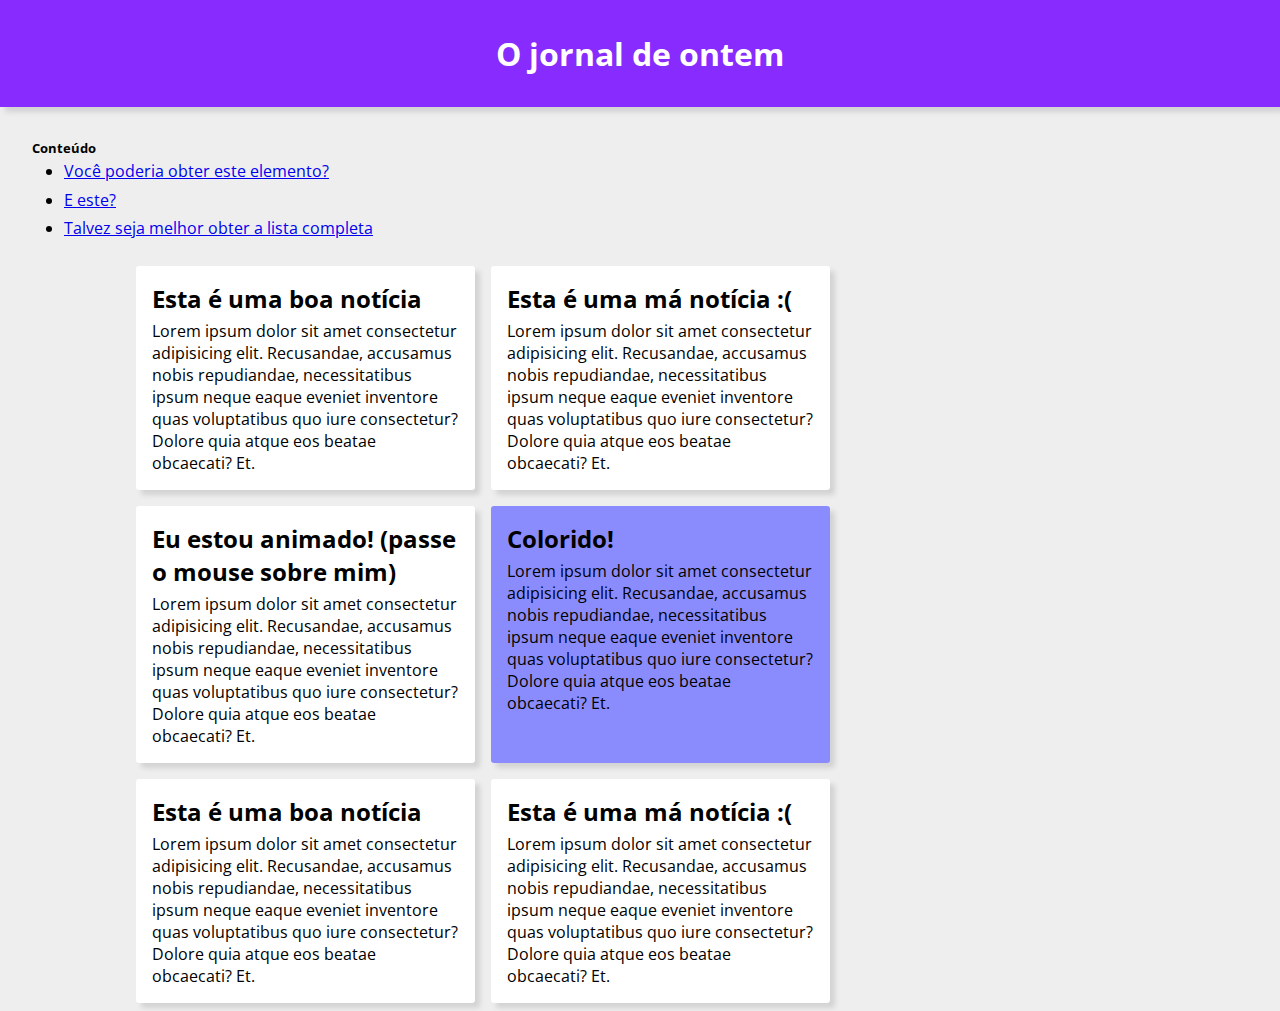
<file: Aula 4 - Introduá∆o ao DOM/index.html>
<!DOCTYPE html>
<html lang="pt-BR">

<head>
  <meta charset="UTF-8">
  <meta http-equiv="X-UA-Compatible" content="IE=edge">
  <meta name="viewport" content="width=device-width, initial-scale=1.0">
  <link rel="stylesheet" href="styles.css">
  <title>Aula 4</title>
</head>

<body>

  <h1>O jornal de ontem</h1>

  <div class="conteudo">
    <h5>Conteúdo</h5>
    <ul>
      <li id="item1"><a href="#">Você poderia obter este elemento?</a></li>
      <li id="item2"><a href="#">E este?</a></li>
      <li id="item3"><a href="#">Talvez seja melhor obter a lista completa</a></li>
    </ul>
  </div>

  <section>
    <article id="card1">
      <h2 id="titleCard1">Esta é uma boa notícia</h2>
      <p>
        Lorem ipsum dolor sit amet consectetur adipisicing elit. Recusandae, accusamus nobis repudiandae, necessitatibus
        ipsum neque eaque eveniet inventore quas voluptatibus quo iure consectetur? Dolore quia atque eos beatae
        obcaecati? Et.
      </p>
    </article>

    <article>
      <h2>Esta é uma má notícia :(</h2>
      <p>
        Lorem ipsum dolor sit amet consectetur adipisicing elit. Recusandae, accusamus nobis repudiandae, necessitatibus
        ipsum neque eaque eveniet inventore quas voluptatibus quo iure consectetur? Dolore quia atque eos beatae
        obcaecati? Et.
      </p>
    </article>
    <article class="animado">
      <h2>Eu estou animado! (passe o mouse sobre mim)</h2>
      <p>
        Lorem ipsum dolor sit amet consectetur adipisicing elit. Recusandae, accusamus nobis repudiandae, necessitatibus
        ipsum neque eaque eveniet inventore quas voluptatibus quo iure consectetur? Dolore quia atque eos beatae
        obcaecati? Et.
      </p>
    </article>

    <article class="diferente">
      <h2>Colorido! </h2>
      <p>
        Lorem ipsum dolor sit amet consectetur adipisicing elit. Recusandae, accusamus nobis repudiandae, necessitatibus
        ipsum neque eaque eveniet inventore quas voluptatibus quo iure consectetur? Dolore quia atque eos beatae
        obcaecati? Et.
      </p>
    </article>
    <article>
      <h2>Esta é uma boa notícia</h2>
      <p>
        Lorem ipsum dolor sit amet consectetur adipisicing elit. Recusandae, accusamus nobis repudiandae, necessitatibus
        ipsum neque eaque eveniet inventore quas voluptatibus quo iure consectetur? Dolore quia atque eos beatae
        obcaecati? Et.
      </p>
    </article>

    <article>
      <h2>Esta é uma má notícia :(</h2>
      <p>
        Lorem ipsum dolor sit amet consectetur adipisicing elit. Recusandae, accusamus nobis repudiandae, necessitatibus
        ipsum neque eaque eveniet inventore quas voluptatibus quo iure consectetur? Dolore quia atque eos beatae
        obcaecati? Et.
      </p>
    </article>

  </section>

</body>

</html>
</file>
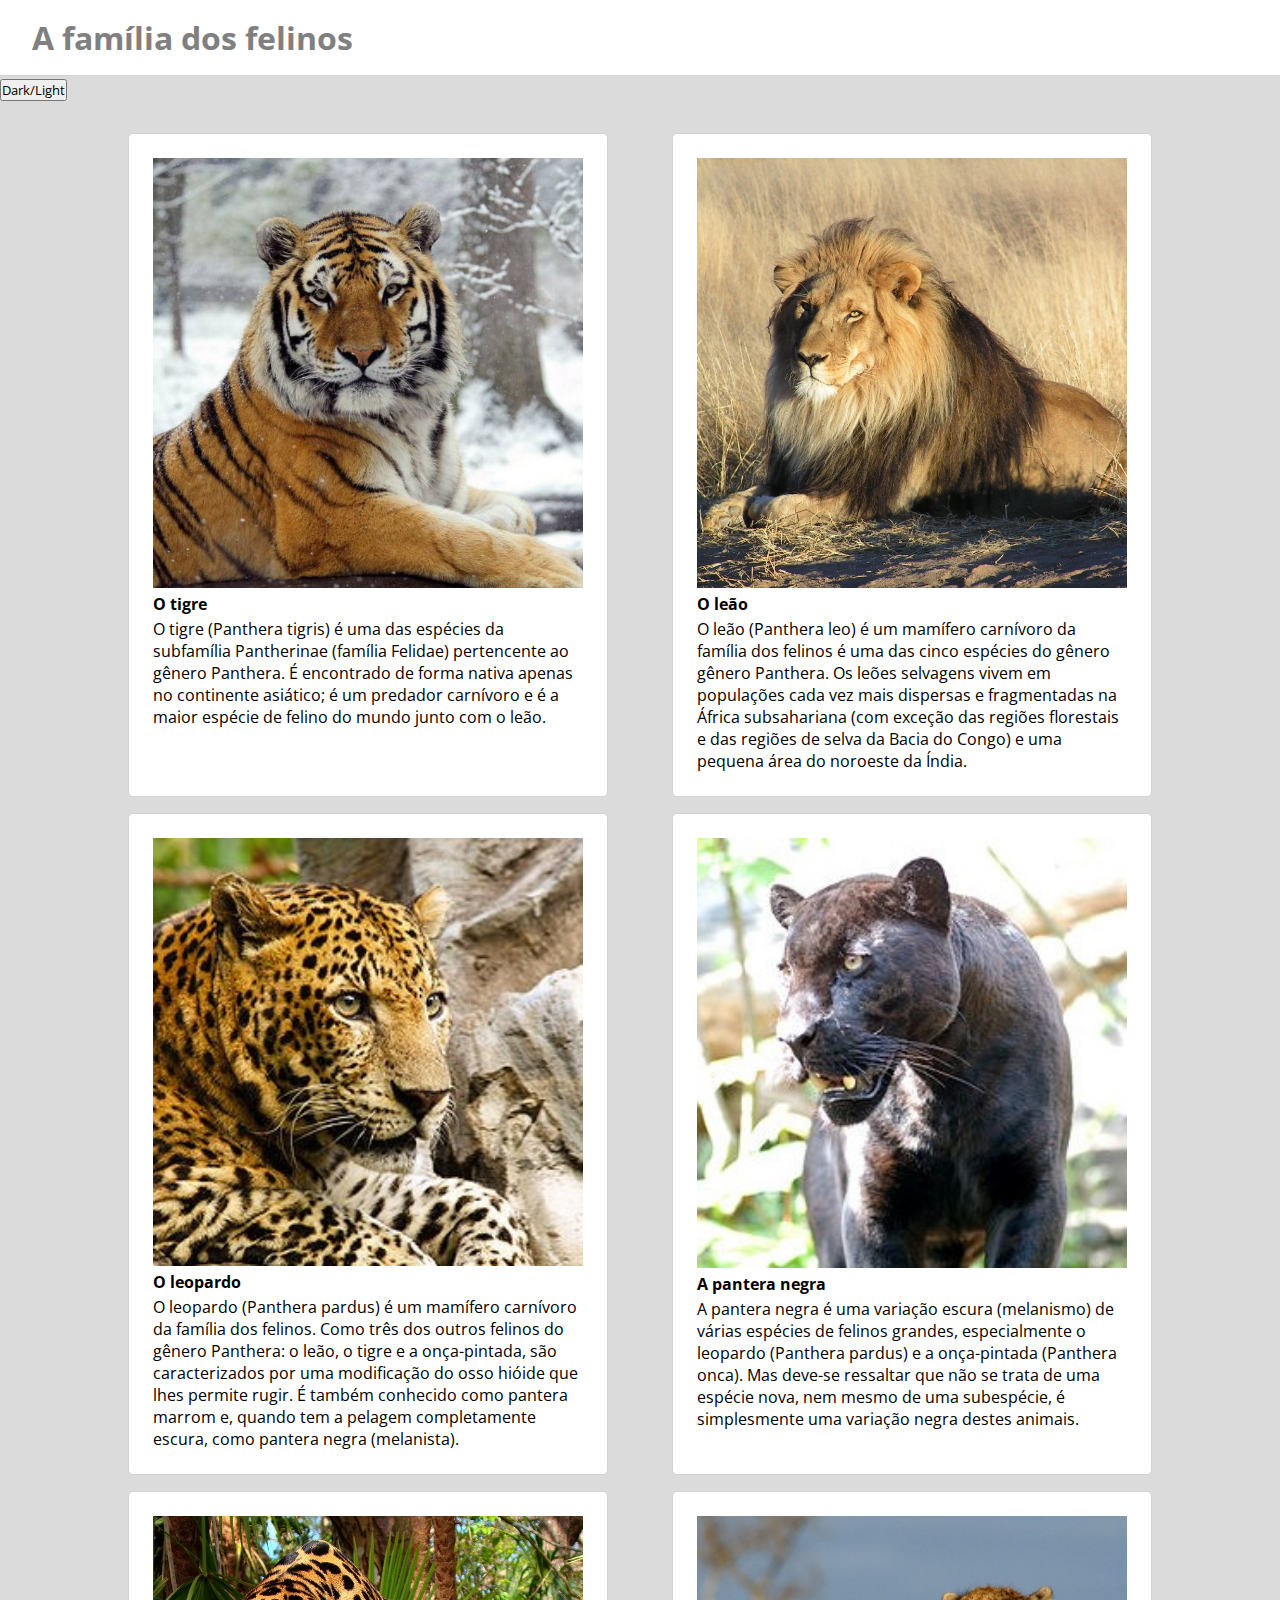
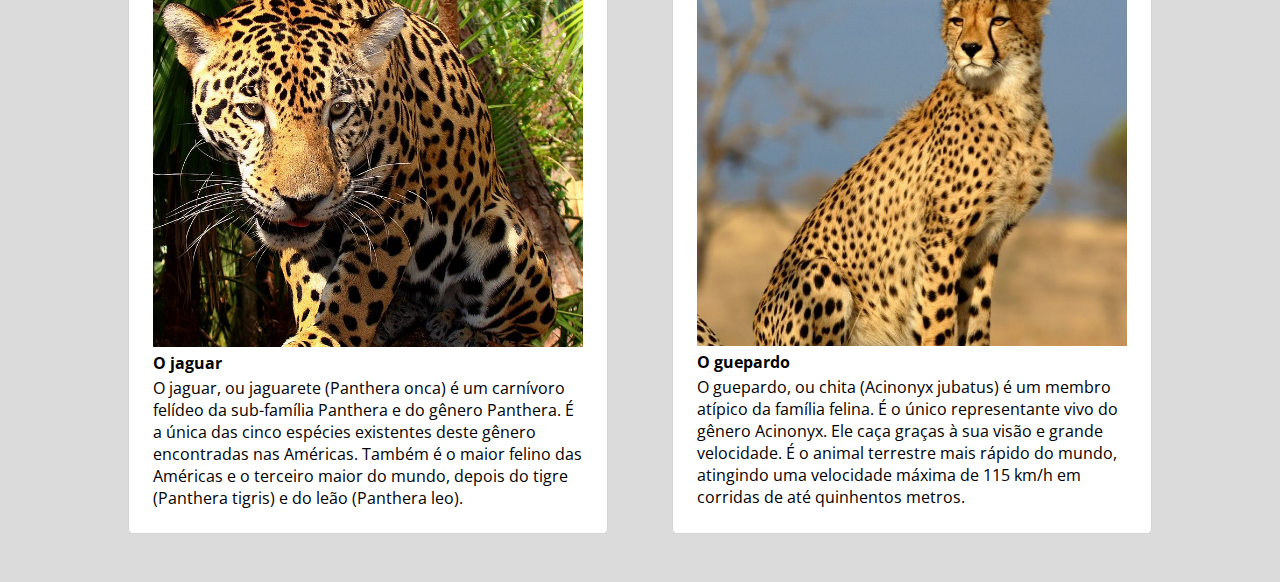
<file: Aula5_mesa_de_trabalho/index.html>
<!DOCTYPE html>
<html lang="pt-BR">

<head>
  <meta charset="UTF-8">
  <meta http-equiv="X-UA-Compatible" content="IE=edge">
  <meta name="viewport" content="width=device-width, initial-scale=1.0">
  <link rel="stylesheet" href="styles.css">
  <title>Aula 5 - Modificar elementos com JS </title>
</head>

<body class="dark">

  <h1>A família dos felinos</h1>

  <div class="button">
  
</div>
  <button onclick="myFunction()">Dark/Light</button>

  <div class="container">
    <div class="item">
      <img src="./imagens/tiger.jpg">
      <h2>O tigre</h2>
      <p>
        O tigre (Panthera tigris) é uma das espécies da subfamília Pantherinae (família Felidae)
        pertencente ao gênero Panthera. É encontrado de forma nativa apenas no continente asiático; é um predador
        carnívoro e
        é a maior espécie de felino do mundo junto com o leão.
      </p>
    </div>
    <div class="item">
      <img src="./imagens/leon.jpg">
      <h2>O leão</h2>
      <p>
        O leão (Panthera leo) é um mamífero carnívoro da família dos felinos é uma das cinco espécies do gênero
        gênero Panthera. Os leões selvagens vivem em populações cada vez mais dispersas e fragmentadas na África
        subsahariana
        (com exceção das regiões florestais e das regiões de selva da Bacia do Congo) e uma pequena área do noroeste da
        Índia.
      </p>
    </div>
    <div class="item">
      <img src="./imagens/leopardo.jpg">
      <h2>O leopardo</h2>
      <p>
        O leopardo (Panthera pardus) é um mamífero carnívoro da família dos felinos. Como três dos outros
        felinos do gênero Panthera: o leão, o tigre e a onça-pintada, são caracterizados por uma modificação do osso
        hióide que lhes permite rugir.
        É também conhecido como pantera marrom e, quando tem a pelagem completamente escura, como pantera negra
        (melanista).
      </p>
    </div>
    <div class="item">
      <img src="./imagens/pantera-negra.jpg">
      <h2>A pantera negra</h2>
      <p>
        A pantera negra é uma variação escura (melanismo) de várias espécies de felinos grandes, especialmente o
        leopardo (Panthera pardus) e a onça-pintada (Panthera onca).
        Mas deve-se ressaltar que não se trata de uma espécie nova, nem mesmo de uma subespécie, é simplesmente uma
        variação negra destes animais.
      </p>
    </div>
    <div class="item">
      <img src="./imagens/jaguar.jpg">
      <h2>O jaguar</h2>
      <p>
        O jaguar, ou jaguarete (Panthera onca) é um carnívoro felídeo da sub-família Panthera e do
        gênero Panthera. É a única das cinco espécies existentes deste gênero encontradas nas Américas. Também
        é o maior felino das Américas e o terceiro maior do mundo, depois do tigre (Panthera tigris) e do leão (Panthera
        leo).
      </p>
    </div>
    <div class="item">
      <img src="./imagens/chita.jpg">
      <h2>O guepardo</h2>
      <p>
        O guepardo, ou chita (Acinonyx jubatus) é um membro atípico da família felina. É o único
        representante vivo do gênero Acinonyx. Ele caça graças à sua visão e grande velocidade. É o animal terrestre
        mais rápido
        do mundo, atingindo uma velocidade máxima de 115 km/h em corridas de até quinhentos metros.
      </p>
    </div>
  </div>

<script src="scripts/aula5.script.js"></script>
</body>

</html>
</file>
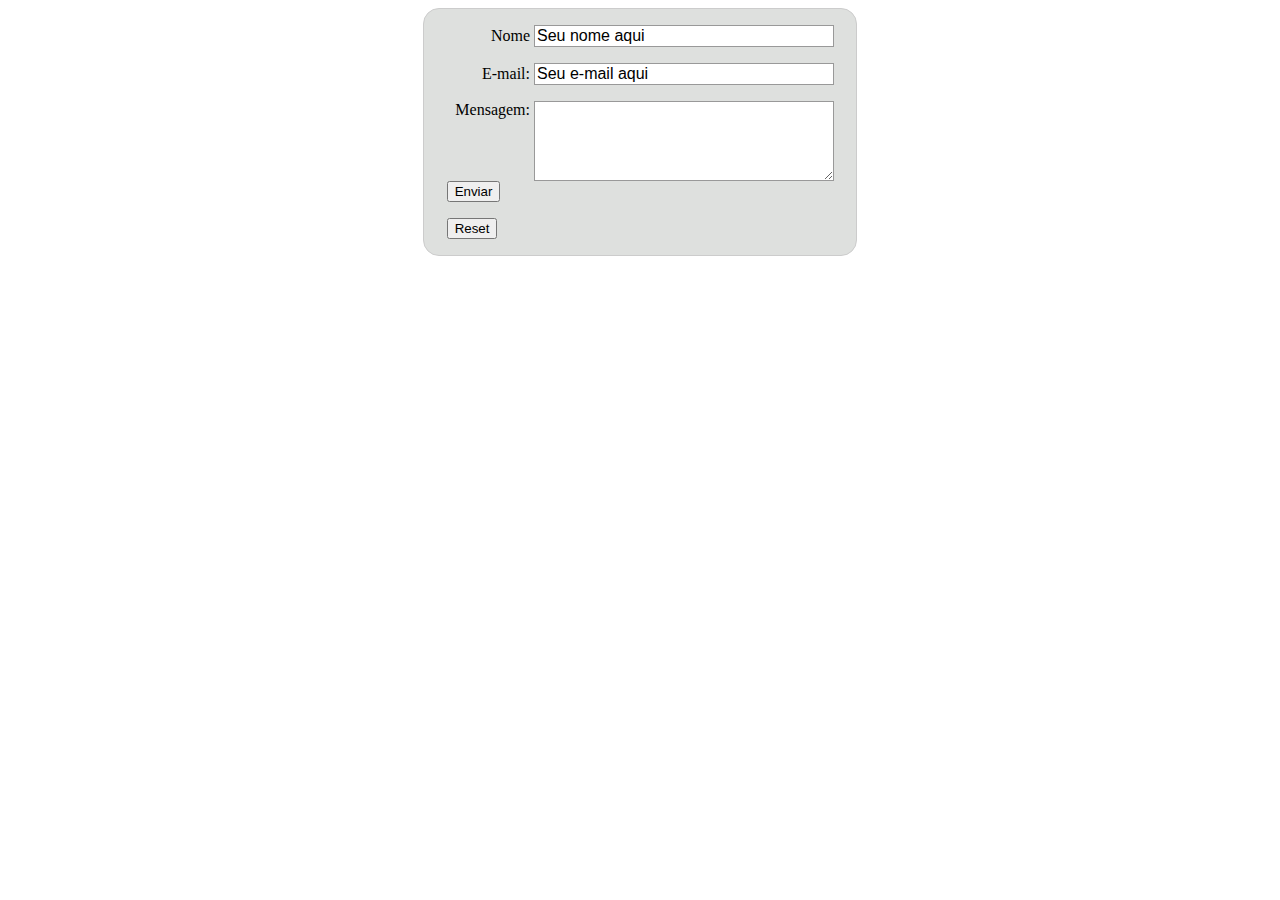
<file: aula8_mesa/index.html>
<!DOCTYPE html>
<html lang="en">
<head>
    <meta charset="UTF-8">
    <meta http-equiv="X-UA-Compatible" content="IE=edge">
    <meta name="viewport" content="width=device-width, initial-scale=1.0">
    <title>Document</title>
    <link rel="stylesheet" href="style.css">
</head>
<body>
    <form>
        <div>
            <label for="nome">Nome</label>
            <input type="text" id="nome" value="Seu nome aqui">
        </div>
        <div>
            <label for="email">E-mail:</label>
            <input type="email" id="email" value="Seu e-mail aqui">
        </div>
        <div>
             <label for="msg">Mensagem:</label>
             <textarea id="msg"></textarea>
        <div id="botaoEnviar">
        </div>    
            <button type="submit">Enviar</button>
        </div>
        <div id="botaoReset">
            <button type="reset">Reset</button>
        </div>
    </form>
    <script src="scripts/scriptMesa.js"></script>
</body>
</html>
</file>
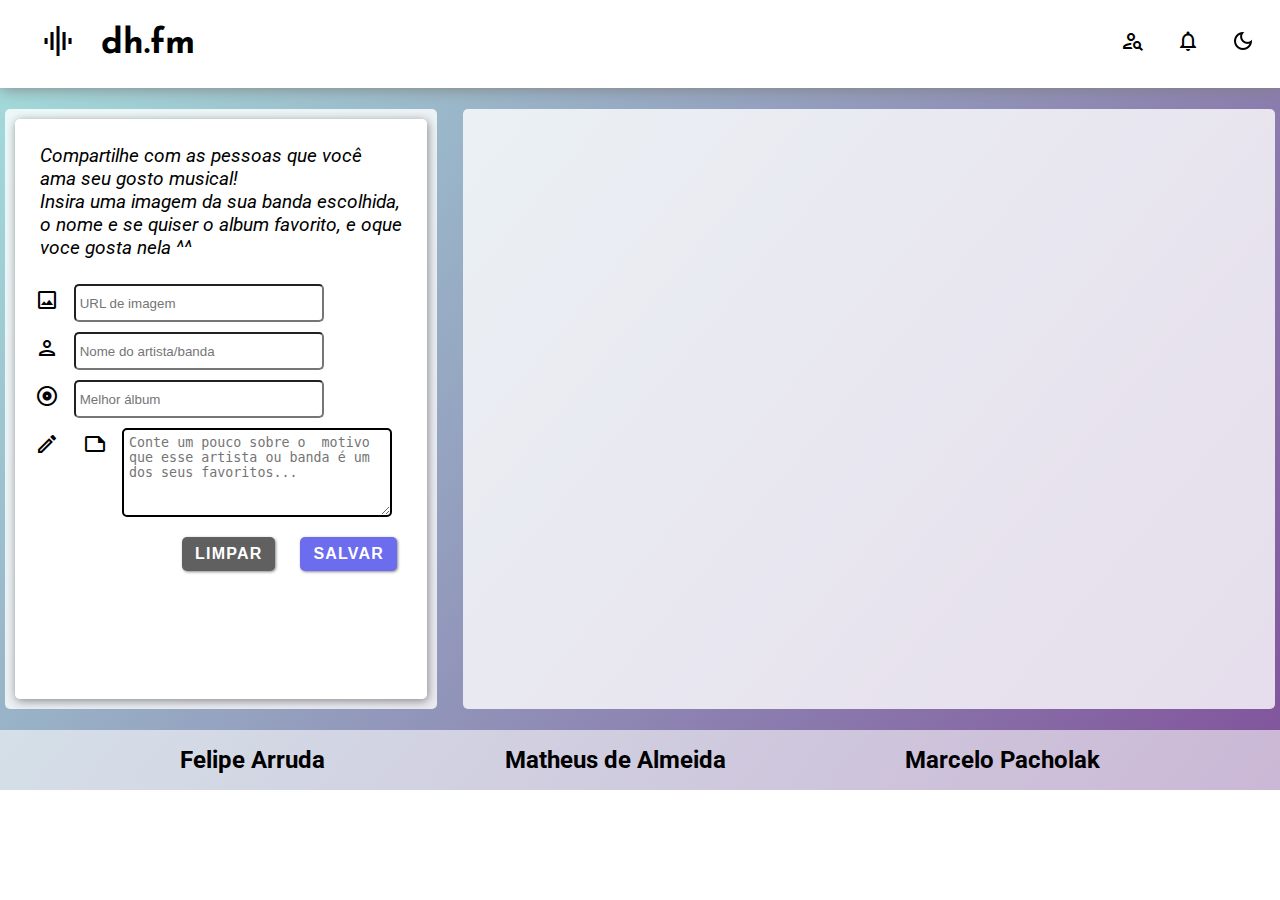
<file: checkpoint1/index.html>
<!DOCTYPE html>
<html lang="pt-br">
  <head>
    <meta charset="UTF-8" />
    <meta http-equiv="X-UA-Compatible" content="IE=edge" />
    <meta name="viewport" content="width=device-width, initial-scale=1.0" />
    <link rel="stylesheet" href="css/styles.css" />

    <link
      href="https://fonts.googleapis.com/css?family=Material+Icons|Material+Icons+Outlined|Material+Icons+Two+Tone|Material+Icons+Round|Material+Icons+Sharp"
      rel="stylesheet"
    />
    <link
      rel="shortcut icon"
      href="images/outline_graphic_eq_black_24dp.png"
      type="image/x-icon"
    />
    <title>dh.fm</title>
  </head>

  <body>
    <header class="header">
      <div class="logo">
        <span class="material-icons-outlined md-36">graphic_eq</span>
        <h1>dh.fm</h1>
      </div>

      <nav>
        <ul>
          <li>
            <a href="#" title="Explorar" rel="noopener noreferrer" disable
              ><span class="material-icons-outlined md-24">person_search</span>
            </a>
          </li>
          <li>
            <a href="#" title="Notificações" rel="noopener noreferrer"
              ><span class="material-icons-outlined md-24">notifications </span>
            </a>
          </li>
          <li>
            <div class="container" title="Modo escuro">
              <input type="checkbox" class="check_box" name="btn" id="btn" />
              <label for="btn"></label>
            </div>
          </li>
        </ul>
      </nav>
    </header>

    <aside class="aside">
      <form action="" id="form">
        <fieldset>
          <div class="funcionamento">
            <p>
              Compartilhe com as pessoas que você ama seu gosto musical!<br />
              Insira uma imagem da sua banda escolhida, o nome e se quiser o
              album favorito, e oque voce gosta nela ^^
            </p>
          </div>
          <div class="formImagem">
            <label for="imagem"
              ><span class="material-icons-outlined md-24">image</span></label
            >
            <input
              type="text"
              name="imagem"
              id="campoImagem"
              placeholder=" URL de imagem"
              required
            />
          </div>

          <div class="formTitulo">
            <label for="titulo"
              ><span class="material-icons-outlined md-24">person</span></label
            >
            <input
              type="text"
              name="titulo"
              id="campoTitulo"
              placeholder=" Nome do artista/banda"
              required
            />
          </div>

          <div class="formAlbum">
            <label for="album"
              ><span class="material-icons-outlined md-24">album</span></label
            >
            <input
              type="text"
              name="album"
              id="campoAlbum"
              placeholder=" Melhor álbum"
              required
            />
          </div>

          <div class="textAreaDescricao">
            <label for="areaDescricao"
              ><span class="material-icons-outlined md-24"
                >edit_note</span
              ></label
            >
            <textarea
              name="areaDescricao"
              id="textArea"
              cols="30"
              rows="5"
              placeholder="Conte um pouco sobre o  motivo que esse artista ou banda é um dos seus favoritos..."
              required
            ></textarea>
          </div>

          <div class="botoes">
            <button type="reset" class="botoesFinal" id="botaoReset">
              <p>LIMPAR</p>
            </button>

            <button type="submit" class="botoesFinal" id="botaoSubmit">
              <p>SALVAR</p>
            </button>
          </div>
        </fieldset>
      </form>
    </aside>

    <main class="main" id="containerItens"></main>

    <footer class="footer">
      <div class="alunos">
        <p>Felipe Arruda</p>
        <p>Matheus de Almeida</p>
        <p>Marcelo Pacholak</p>
      </div>
    </footer>
    <script src="scripts/app.js" defer></script>
  </body>
</html>
</file>
<file: Aula 4 - Introduá∆o ao DOM/styles.css>
@import url('https://fonts.googleapis.com/css2?family=Open+Sans:wght@300&display=swap');

* {
  margin: 0;
  padding: 0;
  font-family: 'Open Sans', sans-serif;
}

body {
  min-height: 100vh;
  background-color: rgb(238, 238, 238);
}

h1 {
  text-align: center;
  padding: 1em 0;
  background-color: rgb(135, 43, 255);
  color: white;
  box-shadow: 5px 5px 5px lightgrey;
  margin-bottom: 1em;
}

.conteudo {
  margin-left: 2em;
  margin-bottom: 1em;
}

ul {
  display: block;
  margin-left: 2em;
}

li {
  padding: .2em 0;
}

section {
  display: flex;
  flex-wrap: wrap;
  padding: 0 10%;
}

section article {
  background-color: white;
  padding: 1em;
  border-radius: 3px;
  width: 30%;
  margin: .5em;
  box-shadow: 5px 5px 5px lightgrey;
}

section article.animado {
  z-index: 20;
  transition: all 200ms ease;
}

section article.animado:hover {
  transform: scale(1.2);
  box-shadow: 0px 0px 10px lightgrey;
}

section article h2{
  margin-bottom: .2em;

}

.diferente {
  background-color: rgb(138, 140, 253);
}
</file>
<file: Aula5_mesa_de_trabalho/styles.css>
@import url('https://fonts.googleapis.com/css2?family=Open+Sans:wght@300;400&display=swap');

* {
  margin: 0;
  padding: 0;
  font-family: 'Open Sans', sans-serif;
}

body {
  background-color: rgb(219, 219, 219);
}

h1 {
  padding: .5em 1em;
  background-color: white;
  border-bottom: 1px solid lightgrey;
  color: grey;
}

.container {
  display: flex;
  flex-wrap: wrap;
  justify-content: space-between;
  width: 80%;
  margin: 2em 10%;
}

.item {
  width: 30em;
  background-color: white;
  box-sizing: border-box;
  padding: 1.5em;
  margin-bottom: 1em;
  border-radius: 5px;
  border: 1px solid lightgray;
}

.item img {
  width: 100%;
}

.item h2 {
  font-size: 1em;
  margin-bottom: .2em;
}

.button {
  font-size: 0.5em;
  margin-bottom: .2em;
  margin-left: 5px;
}

/* ------------------------------ Estilos para o tema escuro (Dark-Mode) ----------------------------------------------- */

/*Os seguintes estilos são os que usaremos para aplicar o modo escuro, 
você terá que modificar os seletores a fim de poder resolver o exercício.*/

/*A cor de fundo*/
.darkBackground{
  background-color: rgb(39, 39, 39);
}

/*Modificações no titulo 'A família dos felinos'*/
.darkH1{ 
  background-color: rgb(19, 19, 19);
  color: rgb(170, 170, 170);
  border-color: black;
}


/*Modificações nos items*/
.darkCards{
  background-color: rgb(19, 19, 19);
  border-color: black;
}

/*Modificações nos textos dos itens e cabeçalhos dos itens*/

.darkTextos{
  color: rgb(230, 230, 230);
}
</file>
<file: aula8_mesa/style.css>
form {
    margin: 0 auto;
    width: 400px;
    padding: 1em;
    border: 1px solid #CCC;
    border-radius: 1em;
    background-color: rgba(179, 184, 181, 0.438);
}

form div + div {
    margin-top: 1em;
}

label {
    display: inline-block;
    width: 90px;
    text-align: right;
}

input, textarea {
    font: 1em sans-serif;
    width: 300px;
    -moz-box-sizing: border-box;
    box-sizing: border-box;
    border: 1px solid #999;
}

input:focus, textarea:focus {
    border-color: #000;
}

textarea {
    vertical-align: top;
    height: 5em;
    resize: vertical;
}

#botaoEnviar {
   padding-left: 90px;
}
button {
    margin-left: .5em;
}
</file>
<file: checkpoint1/css/styles.css>
@import url('https://fonts.googleapis.com/css2?family=Josefin+Sans&family=Quicksand:wght@300&family=Roboto:wght@100&display=swap');

* {
  margin: 0;
  padding: 0;
  box-sizing: border-box;
  list-style-type: none;
}

.material-icons-outlined.md-24 {
  font-size: 24px;
}
.material-icons-outlined.md-36 {
  font-size: 36px;
}

body {
  font-family: 'Roboto', sans-serif;
  background: linear-gradient(130deg, #a4dfdc, #511175b9);
  background-repeat: no-repeat;
  transition: background 0.5s linear, color 0.5s linear;
  display: grid;
  grid-template-areas: 'header header header header' 'aside main main main' 'footer footer footer footer';
  grid-gap: 1rem;
  grid-template-columns: 1fr 1fr 1fr 1fr;
  grid-template-rows: auto auto;
}

.header {
  grid-area: header;
}
.aside {
  grid-area: aside;
}
.main {
  grid-area: main;
}
.footer {
  grid-area: footer;
}

/* HEADER HEADER HEADER HEADER HEADER HEADER HEADER HEADER HEADER HEADER HEADER HEADER HEADER HEADER */
.container {
  margin-top: 4px;
}

header {
  display: flex;
  justify-content: space-between;
  align-items: center;
  flex-wrap: wrap;
  background-color: white;
  box-shadow: 0 0 1rem gray;
  transition: background 0.3s linear, color 0.3s linear;
}

header h1 {
  font-family: 'Josefin Sans', sans-serif;
  font-size: 35px;
  padding-left: 10px;
}

.logo {
  display: flex;
  align-items: center;
  justify-content: center;
  padding-left: 40px;
}

header ul {
  display: flex;
  margin: 25px;
}

header li {
  cursor: pointer;
  padding-left: 1rem;
}

.check_box {
  display: none;
}
.check_box + label {
  background: url(../images/outline_dark_mode_black_24dp.png) no-repeat;
  display: inline-block;
  width: 24px;
  height: 24px;
  cursor: pointer;
}
.check_box:checked + label {
  background: url(../images/baseline_dark_mode_white_24dp.png) no-repeat;
}

a {
  text-decoration: none;
  color: black;
}

/* ASIDE MAIN ASIDE MAIN ASIDE MAIN ASIDE MAIN ASIDE MAIN ASIDE MAIN ASIDE MAIN ASIDE MAIN ASIDE MAIN */

/*Arrumando os campos*/
.material-icons-outlined,
.formImagem,
.formTitulo,
.formAlbum {
  display: flex;
  margin: 4px 15px 10px 0px;
  border: 0;
  padding: 0;
  border-radius: 5px;
  transition: background 0.3s linear, color 0.3s linear;
}

.textAreaDescricao {
  display: flex;
  margin: 4px 15px 10px 0px;
  border: 0;
  padding: 0;
  border-radius: 5px;
  transition: background 0.3s linear, color 0.3s linear;
}

.aside {
  background-color: rgba(255, 255, 255, 0.8);
  border-radius: 5px;
  margin: 5px;
  display: flex;
  justify-content: center;
  transition: background 0.3s linear, color 0.3s linear;
  height: 600px;
}

.main {
  background-color: rgba(255, 255, 255, 0.8);
  border-radius: 5px;
  margin: 5px;
  display: flex;
  flex-wrap: wrap;
  justify-content: center;
  transition: background 0.3s linear, color 0.3s linear;
}

/* CARDS */

#form {
  display: flex;
  font-size: 1.2rem;
  font-family: 'Roboto', sans-serif;
  width: fit-content;
  margin: 10px;
}

fieldset {
  border-radius: 5px;
  padding: 20px;
  background-color: white;
  border: none;
  box-shadow: 1px 2px 10px #888888;
}

.funcionamento {
  margin-bottom: 20px;
  padding: 5px;
  font-style: italic;
}

#input,
#textArea {
  border: 2px solid rgb(0, 0, 0);
  border-radius: 5px;
  padding: 5px;
  margin: 0px;
}

input {
  border-radius: 5px;
  width: 250px;
}

.botoes {
  display: block;
  text-align: end;
}

.botoesFinal {
  font-size: 1rem;
  border: none;
  margin: 10px;
  font-weight: bold;
  letter-spacing: 0.075rem;
  cursor: pointer;
  background-color: rgb(96, 96, 97);
  box-shadow: 1px 1px 3px #888888;
}

#botaoReset,
#botaoSubmit {
  color: white;
  border-radius: 5px;
  padding: 8px 13px;
  transition: all 0.3s ease-in-out;
}

#botaoSubmit {
  background-color: rgb(108, 108, 238);
}

#botaoReset:hover,
#botaoSubmit:hover {
  background-color: rgb(62, 62, 202);
  box-shadow: 1px 2px 10px #888888;
  color: white;
}

/* DASHBOARD */

section {
  display: flex;
  flex-wrap: wrap;
  grid-area: 'section';
}

.card {
  margin: 20px;
  min-width: 120px;
  max-width: 440px;
  display: flex;
  flex-direction: column;
  flex-wrap: wrap;
  align-content: center;
  justify-content: center;
  align-items: center;
  border: none;
  border-radius: 5px;
  background-color: rgb(255, 255, 255, 0.829);
  color: black;
  padding: 10px;
  transition: all 0.3s ease-in-out;
}

.card h2 {
  font-size: 1.75rem;
  font-weight: bold;
  border-bottom: 1px solid rgba(0, 0, 0, 0.3);
  color: rgb(0, 0, 0);
}

.card h3 {
  font-size: 1.25rem;
  font-weight: bold;
  border-bottom: 1px solid rgba(0, 0, 0, 0.3);
  color: rgb(0, 0, 0);
}

.card p {
  font-size: 1rem;
  font-weight: normal;
  word-break: normal;
  padding: 10px;
  color: rgb(0, 0, 0);
}

.card img {
  min-width: 100px;
  max-width: 350px;
  border-radius: 7px;
  margin-bottom: 10px;
}

/*FOOTER FOOTER FOOTER FOOTER*/
.alunos {
  background-color: rgba(255, 255, 255, 0.589);
  height: 60px;
  display: flex;
  flex-wrap: wrap;
  justify-content: space-evenly;
  align-items: center;
  font-size: 1.5rem;
  font-weight: bold;
}
/* DARK MODE DARK MODE DARK MODE DARK MODE DARK MODE DARK MODE */

/* HEADER */

body.dark header {
  background-color: rgb(25, 25, 25);
  box-shadow: 0 0 1rem black;
}
body.dark a {
  color: white;
}

/* ASIDE MAIN */

body.dark {
  background: linear-gradient(130deg, rgba(14, 14, 85, 0.753), #11021ab9)
    no-repeat;
  color: white;
}
body.dark fieldset {
  background-color: rgba(143, 142, 142, 0.548);
  box-shadow: 1px 2px 10px black;
}
body.dark .aside,
body.dark .main {
  background-color: rgba(0, 0, 0, 0.8);
}
body.dark #form {
  color: white;
}

body.dark #input,
body.dark #textArea {
  border: 2px solid rgb(255, 255, 255);
  background-color: rgba(128, 128, 128, 0);
}

body.dark #textArea {
  color: white;
}

body.dark .card {
  background-color: rgba(131, 130, 130, 0.527);
}

body.dark .card h2,
body.dark .card h3,
body.dark .card p {
  color: white;
}

/* FOOTER */

body.dark .alunos {
  background-color: rgb(25, 25, 25);
  box-shadow: 0 0 1rem black;
}

/*MEDIA QUERRY'S*/
@media (max-width: 1250px) {
  .main {
    display: flex;
    flex-wrap: wrap;
    justify-content: center;
  }
}

@media (max-width: 840px) {
  body {
    display: grid;
    grid-template-areas: 'header header' 'aside main ' 'footer footer';
    grid-gap: 0.5rem;
    grid-template-columns: 1fr 1fr;
    grid-template-rows: auto auto;
    background: linear-gradient(to left, #a4dfdc, #511175b9);
    background-repeat: repeat-y;
    background-size: cover;
  }

  .card {
    margin: 10px;
    min-width: 120px;
    max-width: 350px;
    display: flex;
    flex-direction: column;
    flex-wrap: wrap;
    align-content: center;
    justify-content: center;
    align-items: center;
    border: none;
    border-radius: 5px;
    background-color: rgb(255, 255, 255, 0.829);
    color: black;
    padding: 10px;
  }

  .main {
    display: flex;
    flex-wrap: wrap;
    justify-content: center;
  }
}

@media (max-width: 760px) {
  body {
    display: grid;
    grid-template-areas: 'header' 'aside' 'main' 'footer';
    grid-gap: 0.5rem;
    grid-template-columns: 1fr;
    grid-template-rows: auto 100vh;
  }
}


/*ANIMAÇÕES*/

.card {
	-webkit-animation: tilt-in-fwd-tr 0.6s cubic-bezier(0.250, 0.460, 0.450, 0.940) both;
	        animation: tilt-in-fwd-tr 0.6s cubic-bezier(0.250, 0.460, 0.450, 0.940) both;
}

/**
 * ----------------------------------------
 * animation tilt-in-fwd-tr
 * ----------------------------------------
 */
 @-webkit-keyframes tilt-in-fwd-tr {
  0% {
    -webkit-transform: rotateY(20deg) rotateX(35deg) translate(300px, -300px) skew(-35deg, 10deg);
            transform: rotateY(20deg) rotateX(35deg) translate(300px, -300px) skew(-35deg, 10deg);
    opacity: 0;
  }
  100% {
    -webkit-transform: rotateY(0) rotateX(0deg) translate(0, 0) skew(0deg, 0deg);
            transform: rotateY(0) rotateX(0deg) translate(0, 0) skew(0deg, 0deg);
    opacity: 1;
  }
}
@keyframes tilt-in-fwd-tr {
  0% {
    -webkit-transform: rotateY(20deg) rotateX(35deg) translate(300px, -300px) skew(-35deg, 10deg);
            transform: rotateY(20deg) rotateX(35deg) translate(300px, -300px) skew(-35deg, 10deg);
    opacity: 0;
  }
  100% {
    -webkit-transform: rotateY(0) rotateX(0deg) translate(0, 0) skew(0deg, 0deg);
            transform: rotateY(0) rotateX(0deg) translate(0, 0) skew(0deg, 0deg);
    opacity: 1;
  }
}

.logo {
	-webkit-animation: bounce-in-left 1.1s both;
	        animation: bounce-in-left 1.1s both;
}

/**
 * ----------------------------------------
 * animation bounce-in-left
 * ----------------------------------------
 */
 @-webkit-keyframes bounce-in-left {
  0% {
    -webkit-transform: translateX(-600px);
            transform: translateX(-600px);
    -webkit-animation-timing-function: ease-in;
            animation-timing-function: ease-in;
    opacity: 0;
  }
  38% {
    -webkit-transform: translateX(0);
            transform: translateX(0);
    -webkit-animation-timing-function: ease-out;
            animation-timing-function: ease-out;
    opacity: 1;
  }
  55% {
    -webkit-transform: translateX(-68px);
            transform: translateX(-68px);
    -webkit-animation-timing-function: ease-in;
            animation-timing-function: ease-in;
  }
  72% {
    -webkit-transform: translateX(0);
            transform: translateX(0);
    -webkit-animation-timing-function: ease-out;
            animation-timing-function: ease-out;
  }
  81% {
    -webkit-transform: translateX(-28px);
            transform: translateX(-28px);
    -webkit-animation-timing-function: ease-in;
            animation-timing-function: ease-in;
  }
  90% {
    -webkit-transform: translateX(0);
            transform: translateX(0);
    -webkit-animation-timing-function: ease-out;
            animation-timing-function: ease-out;
  }
  95% {
    -webkit-transform: translateX(-8px);
            transform: translateX(-8px);
    -webkit-animation-timing-function: ease-in;
            animation-timing-function: ease-in;
  }
  100% {
    -webkit-transform: translateX(0);
            transform: translateX(0);
    -webkit-animation-timing-function: ease-out;
            animation-timing-function: ease-out;
  }
}
@keyframes bounce-in-left {
  0% {
    -webkit-transform: translateX(-600px);
            transform: translateX(-600px);
    -webkit-animation-timing-function: ease-in;
            animation-timing-function: ease-in;
    opacity: 0;
  }
  38% {
    -webkit-transform: translateX(0);
            transform: translateX(0);
    -webkit-animation-timing-function: ease-out;
            animation-timing-function: ease-out;
    opacity: 1;
  }
  55% {
    -webkit-transform: translateX(-68px);
            transform: translateX(-68px);
    -webkit-animation-timing-function: ease-in;
            animation-timing-function: ease-in;
  }
  72% {
    -webkit-transform: translateX(0);
            transform: translateX(0);
    -webkit-animation-timing-function: ease-out;
            animation-timing-function: ease-out;
  }
  81% {
    -webkit-transform: translateX(-28px);
            transform: translateX(-28px);
    -webkit-animation-timing-function: ease-in;
            animation-timing-function: ease-in;
  }
  90% {
    -webkit-transform: translateX(0);
            transform: translateX(0);
    -webkit-animation-timing-function: ease-out;
            animation-timing-function: ease-out;
  }
  95% {
    -webkit-transform: translateX(-8px);
            transform: translateX(-8px);
    -webkit-animation-timing-function: ease-in;
            animation-timing-function: ease-in;
  }
  100% {
    -webkit-transform: translateX(0);
            transform: translateX(0);
    -webkit-animation-timing-function: ease-out;
            animation-timing-function: ease-out;
  }
}
</file>
